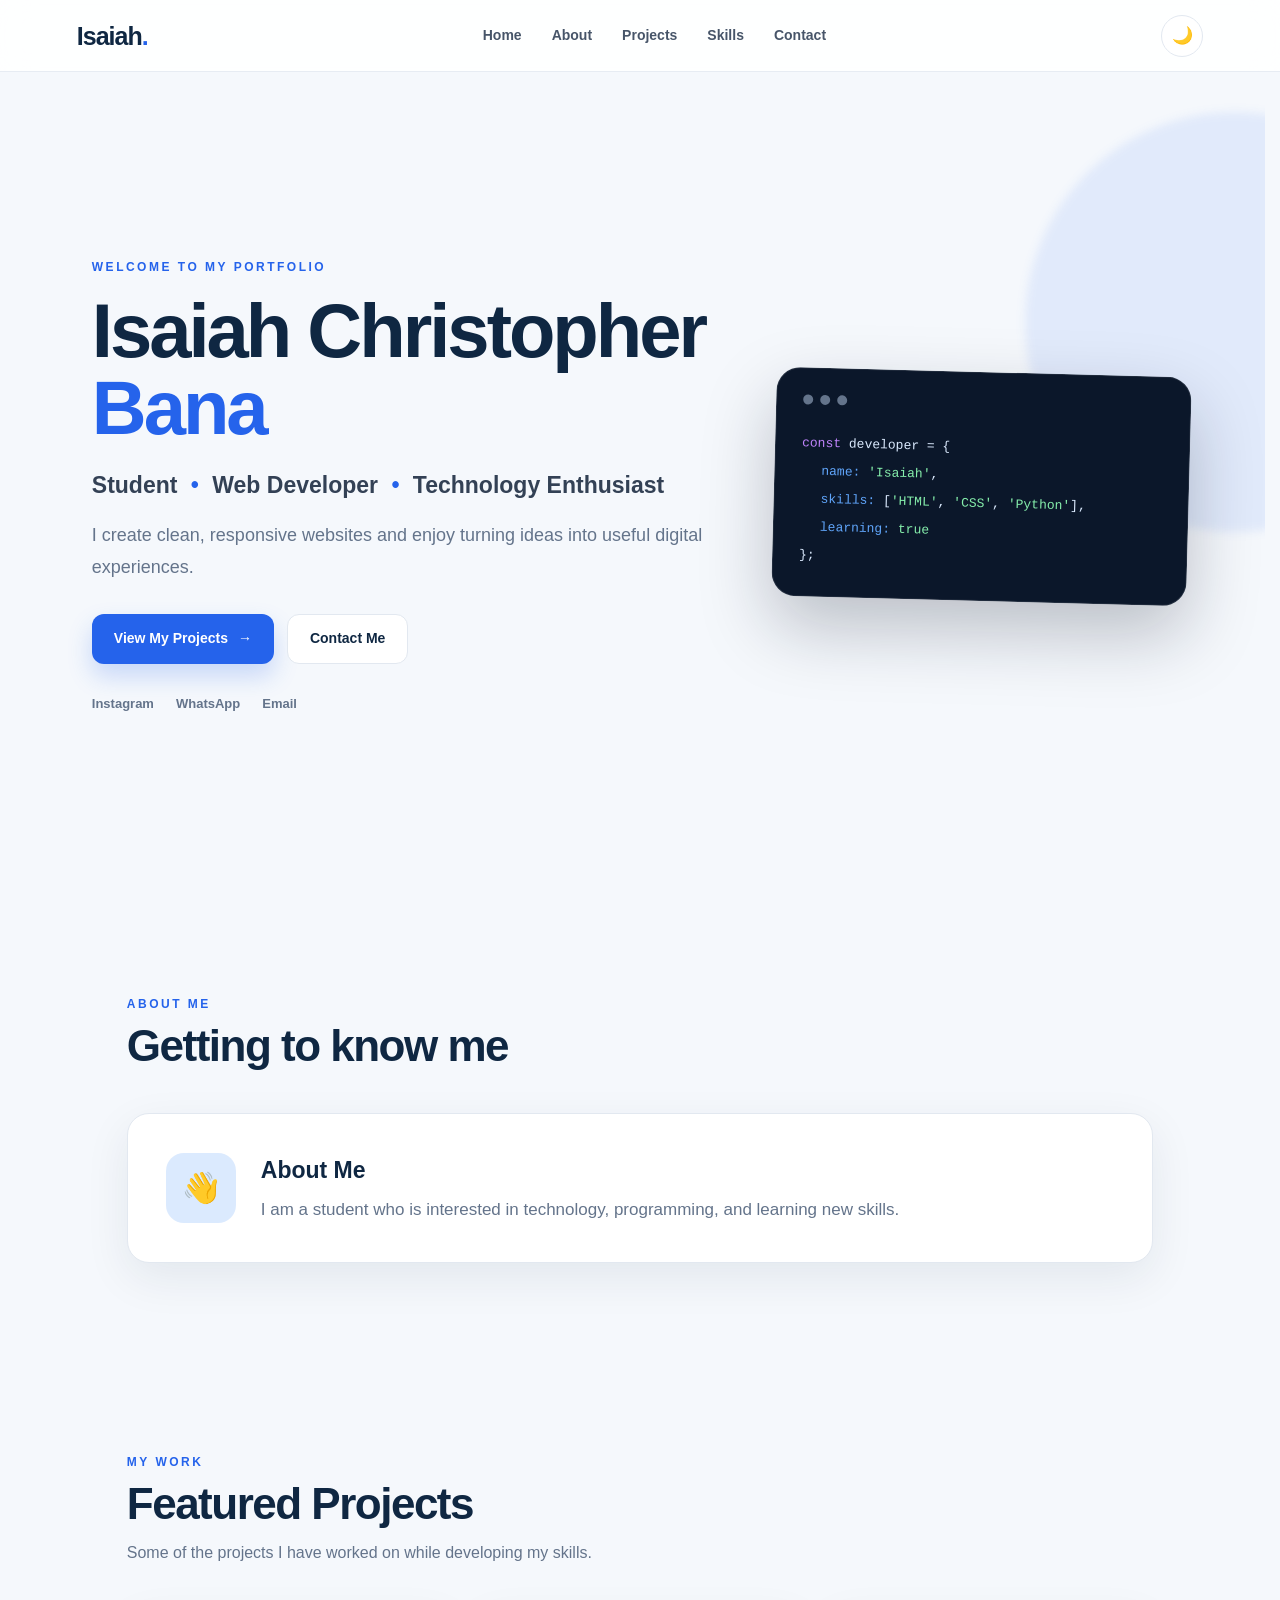
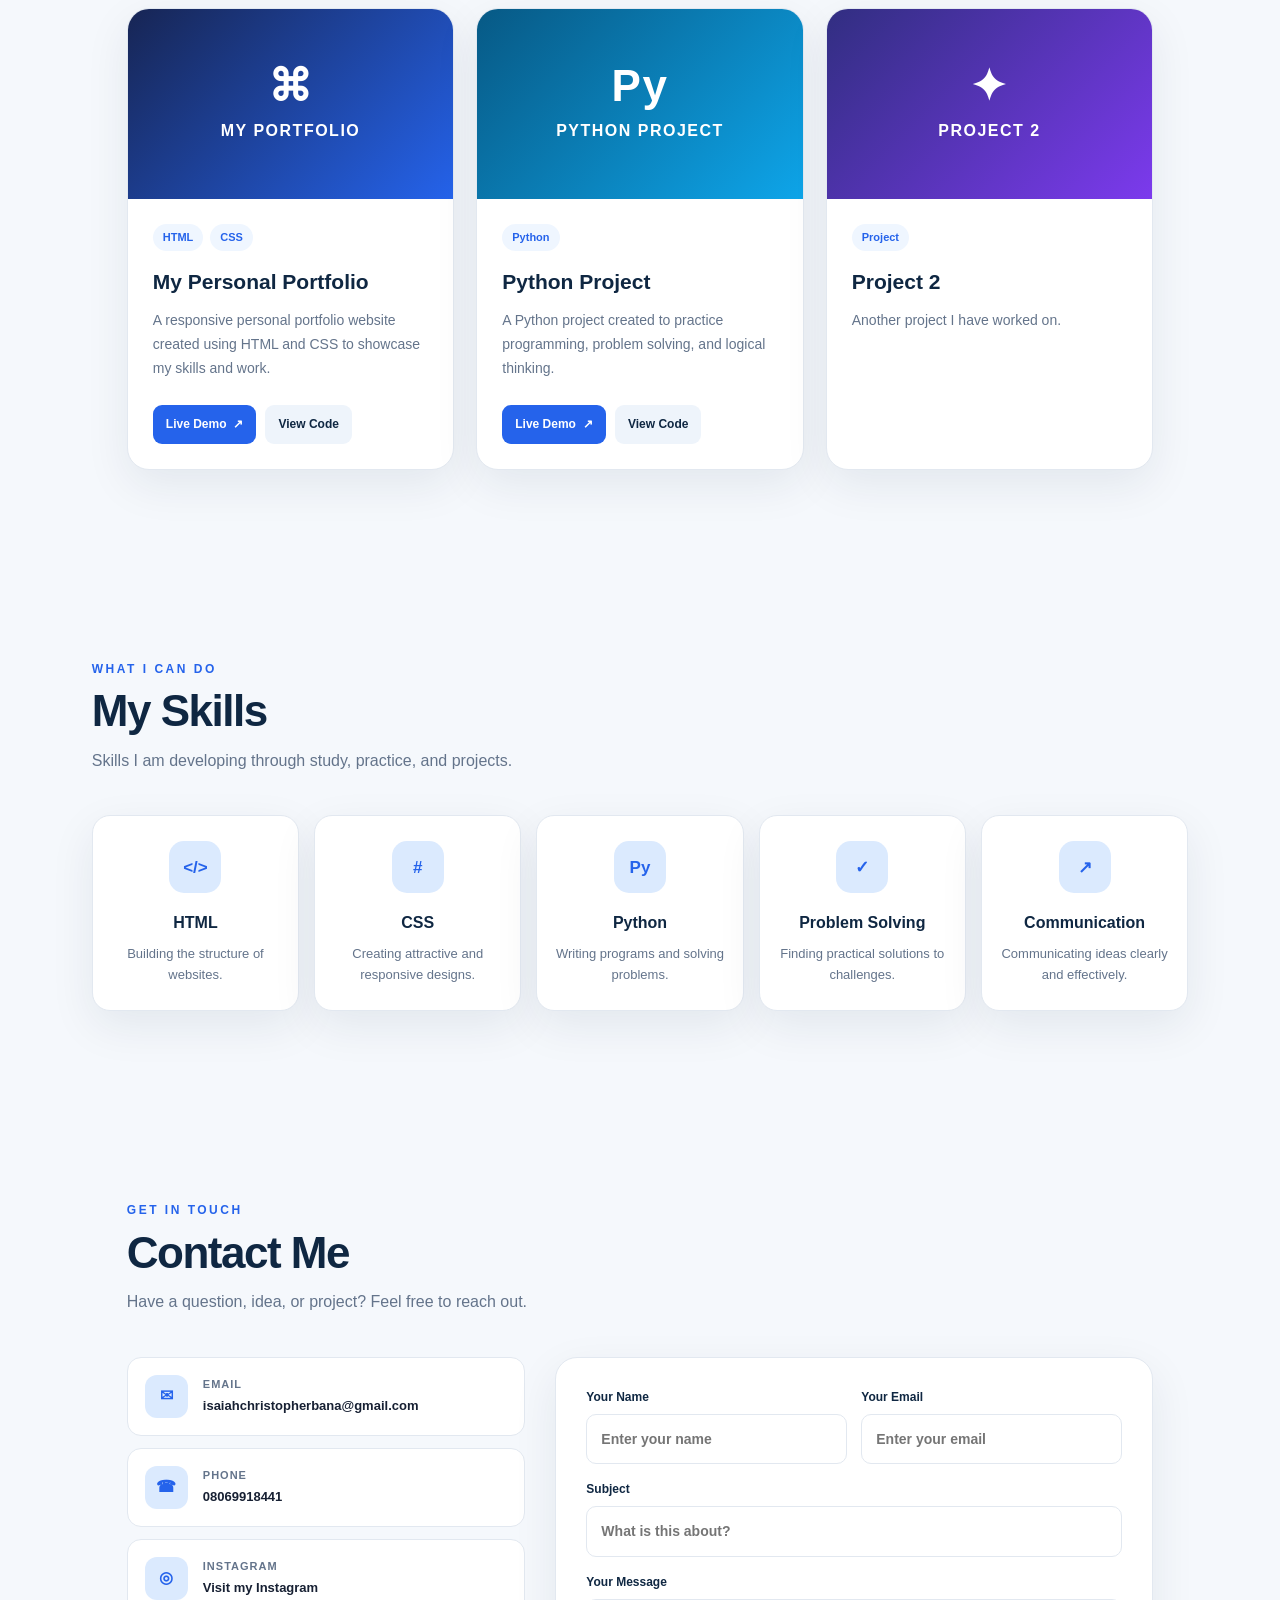
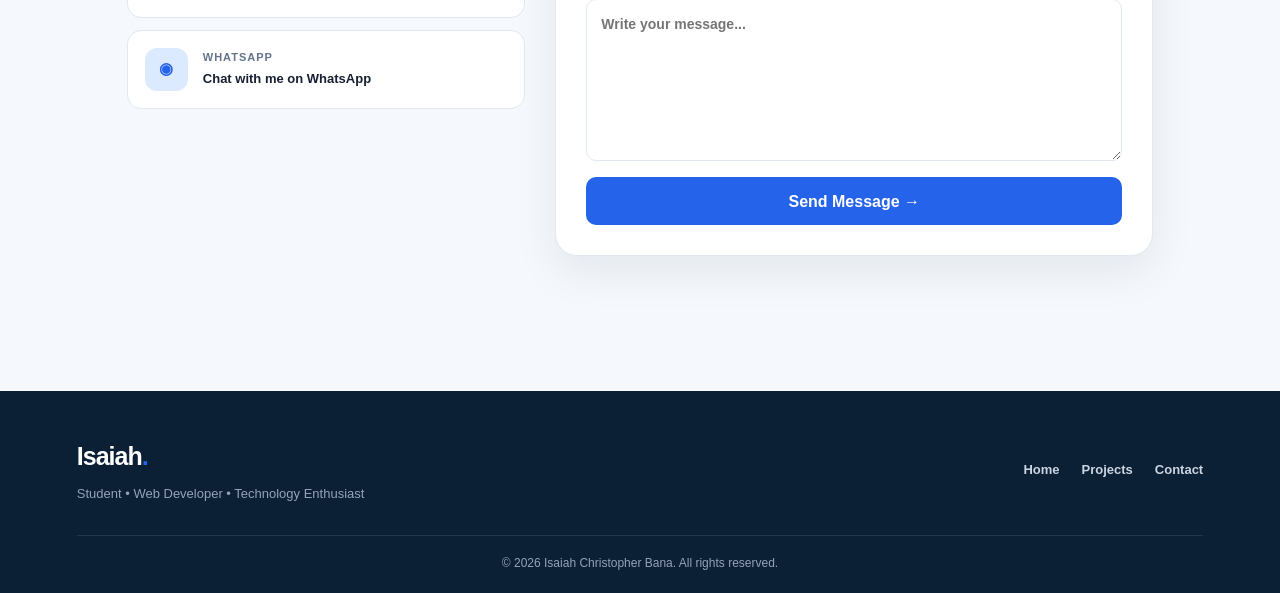
<file: index.html>
<!DOCTYPE html>
<html lang="en">
<head>
    <meta name="google-site-verification" content="gd5CAsWA_Gr_1k87NovwnO54SfRkSenTA37gKkq0vmY" />
    <meta charset="UTF-8">
    <meta name="viewport" content="width=device-width, initial-scale=1.0">
    <meta name="description" content="Personal portfolio of Isaiah Christopher Bana, a student interested in technology, web development and Python programming.">
    <title>Isaiah Christopher Bana | Portfolio</title>
    <link rel="stylesheet" href="style.css">
</head>

<body>
    <!-- Navigation -->
    <nav class="navbar">
        <a href="#home" class="logo">Isaiah<span>.</span></a>

        <div class="nav-links">
            <a href="#home">Home</a>
            <a href="#about">About</a>
            <a href="#projects">Projects</a>
            <a href="#skills">Skills</a>
            <a href="#contact">Contact</a>
        </div>

        <button class="theme-toggle" id="themeToggle" aria-label="Toggle dark mode" type="button">
            <span id="themeIcon">🌙</span>
        </button>
    </nav>

    <main>
        <!-- Hero -->
        <header id="home" class="hero">
            <div class="hero-content">
                <p class="eyebrow">WELCOME TO MY PORTFOLIO</p>
                <h1>Isaiah Christopher <span>Bana</span></h1>
                <p class="hero-role">Student <span>•</span> Web Developer <span>•</span> Technology Enthusiast</p>
                <p class="hero-description">
                    I create clean, responsive websites and enjoy turning ideas into useful digital experiences.
                </p>

                <div class="hero-actions">
                    <a href="#projects" class="btn btn-primary">View My Projects <span>→</span></a>
                    <a href="#contact" class="btn btn-secondary">Contact Me</a>
                </div>

                <div class="hero-socials">
                    <a href="https://www.instagram.com/teddy_funds01?stkn=MTFsMmhqcXlrMzc0ZA==" target="_blank" rel="noopener noreferrer">Instagram</a>
                    <a href="https://wa.me/2348069918441" target="_blank" rel="noopener noreferrer">WhatsApp</a>
                    <a href="mailto:isaiahchristopherbana@gmail.com">Email</a>
                </div>
            </div>

            <div class="hero-card" aria-hidden="true">
                <div class="code-window">
                    <div class="window-dots"><i></i><i></i><i></i></div>
                    <div class="code-line"><span class="code-purple">const</span> developer = {</div>
                    <div class="code-line indent"><span class="code-blue">name:</span> <span class="code-green">'Isaiah'</span>,</div>
                    <div class="code-line indent"><span class="code-blue">skills:</span> [<span class="code-green">'HTML'</span>, <span class="code-green">'CSS'</span>, <span class="code-green">'Python'</span>],</div>
                    <div class="code-line indent"><span class="code-blue">learning:</span> <span class="code-green">true</span></div>
                    <div class="code-line">};</div>
                </div>
            </div>
        </header>

        <!-- About -->
        <section id="about" class="section about-section">
            <div class="section-heading">
                <p class="section-label">ABOUT ME</p>
                <h2>Getting to know me</h2>
            </div>

            <div class="about-card">
                <div class="about-icon">👋</div>
                <div>
                    <h3>About Me</h3>
                    <p>
                        I am a student who is interested in technology,
                        programming, and learning new skills.
                    </p>
                </div>
            </div>
        </section>

        <!-- Projects -->
        <section id="projects" class="section">
            <div class="section-heading">
                <p class="section-label">MY WORK</p>
                <h2>Featured Projects</h2>
                <p>Some of the projects I have worked on while developing my skills.</p>
            </div>

            <div class="project-grid">
                <article class="project-card">
                    <div class="project-visual portfolio-visual">
                        <span class="visual-icon">⌘</span>
                        <span>MY PORTFOLIO</span>
                    </div>

                    <div class="project-content">
                        <div class="project-tags">
                            <span>HTML</span>
                            <span>CSS</span>
                        </div>
                        <h3>My Personal Portfolio</h3>
                        <p>
                            A responsive personal portfolio website created using HTML and CSS
                            to showcase my skills and work.
                        </p>
                        <div class="project-actions">
                            <a href="index.html" class="project-button primary">Live Demo <span>↗</span></a>
                            <a href="https://github.com/Isaiah295/my-portfolio" class="project-button secondary" target="_blank" rel="noopener noreferrer">View Code</a>
                        </div>
                    </div>
                </article>

                <article class="project-card">
                    <div class="project-visual python-visual">
                        <span class="visual-icon">Py</span>
                        <span>PYTHON PROJECT</span>
                    </div>

                    <div class="project-content">
                        <div class="project-tags">
                            <span>Python</span>
                        </div>
                        <h3>Python Project</h3>
                        <p>
                            A Python project created to practice programming,
                            problem solving, and logical thinking.
                        </p>
                        <div class="project-actions">
                            <a href="#" class="project-button primary">Live Demo <span>↗</span></a>
                            <a href="https://github.com/Isaiah295/my-portfolio" class="project-button secondary" target="_blank" rel="noopener noreferrer">View Code</a>
                        </div>
                    </div>
                </article>

                <article class="project-card">
                    <div class="project-visual project2-visual">
                        <span class="visual-icon">✦</span>
                        <span>PROJECT 2</span>
                    </div>

                    <div class="project-content">
                        <div class="project-tags">
                            <span>Project</span>
                        </div>
                        <h3>Project 2</h3>
                        <p>Another project I have worked on.</p>
                    </div>
                </article>
            </div>
        </section>

        <!-- Skills -->
        <section id="skills" class="section skills-section">
            <div class="section-heading">
                <p class="section-label">WHAT I CAN DO</p>
                <h2>My Skills</h2>
                <p>Skills I am developing through study, practice, and projects.</p>
            </div>

            <div class="skill-grid">
                <article class="skill-card">
                    <div class="skill-icon">&lt;/&gt;</div>
                    <h3>HTML</h3>
                    <p>Building the structure of websites.</p>
                </article>

                <article class="skill-card">
                    <div class="skill-icon">#</div>
                    <h3>CSS</h3>
                    <p>Creating attractive and responsive designs.</p>
                </article>

                <article class="skill-card">
                    <div class="skill-icon">Py</div>
                    <h3>Python</h3>
                    <p>Writing programs and solving problems.</p>
                </article>

                <article class="skill-card">
                    <div class="skill-icon">✓</div>
                    <h3>Problem Solving</h3>
                    <p>Finding practical solutions to challenges.</p>
                </article>

                <article class="skill-card">
                    <div class="skill-icon">↗</div>
                    <h3>Communication</h3>
                    <p>Communicating ideas clearly and effectively.</p>
                </article>
            </div>
        </section>

        <!-- Contact -->
        <section id="contact" class="section contact-section">
            <div class="section-heading">
                <p class="section-label">GET IN TOUCH</p>
                <h2>Contact Me</h2>
                <p>Have a question, idea, or project? Feel free to reach out.</p>
            </div>

            <div class="contact-grid">
                <div class="contact-info">
                    <a class="contact-item" href="mailto:isaiahchristopherbana@gmail.com">
                        <span class="contact-icon">✉</span>
                        <span>
                            <small>Email</small>
                            isaiahchristopherbana@gmail.com
                        </span>
                    </a>

                    <a class="contact-item" href="tel:08069918441">
                        <span class="contact-icon">☎</span>
                        <span>
                            <small>Phone</small>
                            08069918441
                        </span>
                    </a>

                    <a class="contact-item" href="https://www.instagram.com/teddy_funds01?stkn=MTFsMmhqcXlrMzc0ZA==" target="_blank" rel="noopener noreferrer">
                        <span class="contact-icon">◎</span>
                        <span>
                            <small>Instagram</small>
                            Visit my Instagram
                        </span>
                    </a>

                    <a class="contact-item whatsapp" href="https://wa.me/2348069918441" target="_blank" rel="noopener noreferrer">
                        <span class="contact-icon">◉</span>
                        <span>
                            <small>WhatsApp</small>
                            Chat with me on WhatsApp
                        </span>
                    </a>
                </div>

                <form class="contact-form" action="https://formspree.io/f/mjykyvpa" method="POST">
                    <div class="form-row">
                        <label>
                            Your Name
                            <input type="text" name="name" placeholder="Enter your name" required>
                        </label>

                        <label>
                            Your Email
                            <input type="email" name="email" placeholder="Enter your email" required>
                        </label>
                    </div>

                    <label>
                        Subject
                        <input type="text" name="subject" placeholder="What is this about?" required>
                    </label>

                    <label>
                        Your Message
                        <textarea name="message" placeholder="Write your message..." rows="6" required></textarea>
                    </label>

                    <button type="submit" class="submit-btn">Send Message <span>→</span></button>
                </form>
            </div>
        </section>
    </main>

    <!-- Footer -->
    <footer class="footer">
        <div class="footer-content">
            <div>
                <a href="#home" class="logo footer-logo">Isaiah<span>.</span></a>
                <p>Student • Web Developer • Technology Enthusiast</p>
            </div>

            <div class="footer-links">
                <a href="#home">Home</a>
                <a href="#projects">Projects</a>
                <a href="#contact">Contact</a>
            </div>
        </div>

        <div class="footer-bottom">
            <p>&copy; 2026 Isaiah Christopher Bana. All rights reserved.</p>
        </div>
    </footer>

    <script>
        const themeToggle = document.getElementById("themeToggle");
        const themeIcon = document.getElementById("themeIcon");

        function updateThemeIcon() {
            themeIcon.textContent = document.body.classList.contains("dark-mode") ? "☀️" : "🌙";
        }

        if (localStorage.getItem("theme") === "dark") {
            document.body.classList.add("dark-mode");
        }

        updateThemeIcon();

        themeToggle.addEventListener("click", () => {
            document.body.classList.toggle("dark-mode");
            localStorage.setItem(
                "theme",
                document.body.classList.contains("dark-mode") ? "dark" : "light"
            );
            updateThemeIcon();
        });
    </script>
</body>
</html>
</file>
<file: style.css>
/* =========================================================
   ISAIAH CHRISTOPHER BANA — MODERN PORTFOLIO
   ========================================================= */

:root {
    --primary: #2563eb;
    --primary-dark: #1d4ed8;
    --navy: #0f2742;
    --text: #172033;
    --muted: #64748b;
    --background: #f5f8fc;
    --surface: #ffffff;
    --surface-soft: #eef4fb;
    --border: #e2e8f0;
    --shadow: 0 15px 45px rgba(15, 39, 66, 0.08);
    --shadow-hover: 0 22px 55px rgba(15, 39, 66, 0.14);
    --radius: 22px;
}

* {
    box-sizing: border-box;
    margin: 0;
    padding: 0;
}

html {
    scroll-behavior: smooth;
    scroll-padding-top: 90px;
}

body {
    font-family: Inter, ui-sans-serif, -apple-system, BlinkMacSystemFont, "Segoe UI", Arial, sans-serif;
    background: var(--background);
    color: var(--text);
    line-height: 1.6;
    transition: background-color 0.3s ease, color 0.3s ease;
}

a {
    color: inherit;
}

button,
input,
textarea {
    font: inherit;
}

/* ================= NAVIGATION ================= */

.navbar {
    position: sticky;
    top: 0;
    z-index: 1000;
    width: 100%;
    min-height: 72px;
    padding: 14px 6%;
    display: flex;
    align-items: center;
    justify-content: space-between;
    gap: 24px;
    background: rgba(255, 255, 255, 0.88);
    border-bottom: 1px solid rgba(226, 232, 240, 0.8);
    backdrop-filter: blur(16px);
    -webkit-backdrop-filter: blur(16px);
}

.logo {
    text-decoration: none;
    font-size: 25px;
    font-weight: 850;
    letter-spacing: -1px;
    color: var(--navy);
    white-space: nowrap;
}

.logo span {
    color: var(--primary);
}

.nav-links {
    display: flex;
    align-items: center;
    justify-content: center;
    gap: 30px;
}

.nav-links a {
    position: relative;
    text-decoration: none;
    color: #475569;
    font-size: 14px;
    font-weight: 700;
    transition: color 0.25s ease;
}

.nav-links a::after {
    content: "";
    position: absolute;
    left: 0;
    bottom: -7px;
    width: 0;
    height: 2px;
    border-radius: 10px;
    background: var(--primary);
    transition: width 0.25s ease;
}

.nav-links a:hover {
    color: var(--primary);
}

.nav-links a:hover::after {
    width: 100%;
}

.theme-toggle {
    width: 42px;
    height: 42px;
    border: 1px solid var(--border);
    border-radius: 50%;
    background: var(--surface);
    cursor: pointer;
    display: grid;
    place-items: center;
    font-size: 17px;
    transition: transform 0.25s ease, background 0.25s ease;
}

.theme-toggle:hover {
    transform: rotate(10deg) scale(1.05);
}

/* ================= HERO ================= */

.hero {
    position: relative;
    min-height: calc(100vh - 72px);
    max-width: 1250px;
    margin: 0 auto;
    padding: 90px 6%;
    display: grid;
    grid-template-columns: 1.2fr 0.8fr;
    align-items: center;
    gap: 60px;
    overflow: hidden;
}

.hero::before {
    content: "";
    position: absolute;
    width: 420px;
    height: 420px;
    right: -180px;
    top: 40px;
    background: rgba(37, 99, 235, 0.09);
    border-radius: 50%;
    filter: blur(5px);
    pointer-events: none;
}

.hero-content {
    position: relative;
    z-index: 1;
}

.eyebrow,
.section-label {
    color: var(--primary);
    font-size: 12px;
    font-weight: 850;
    letter-spacing: 2.5px;
}

.hero h1 {
    max-width: 850px;
    margin: 15px 0;
    font-size: clamp(44px, 6vw, 76px);
    line-height: 1.02;
    letter-spacing: -3px;
    color: var(--navy);
}

.hero h1 span {
    color: var(--primary);
}

.hero-role {
    margin: 20px 0 15px;
    color: #334155;
    font-size: clamp(18px, 2.2vw, 23px);
    font-weight: 700;
}

.hero-role span {
    color: var(--primary);
    padding: 0 7px;
}

.hero-description {
    max-width: 650px;
    color: var(--muted);
    font-size: 18px;
    line-height: 1.8;
}

.hero-actions {
    display: flex;
    flex-wrap: wrap;
    gap: 13px;
    margin-top: 30px;
}

.btn {
    display: inline-flex;
    align-items: center;
    justify-content: center;
    gap: 10px;
    min-height: 50px;
    padding: 0 22px;
    border-radius: 12px;
    text-decoration: none;
    font-weight: 800;
    font-size: 14px;
    transition: transform 0.25s ease, box-shadow 0.25s ease, background 0.25s ease;
}

.btn:hover {
    transform: translateY(-3px);
}

.btn-primary {
    color: #fff;
    background: var(--primary);
    box-shadow: 0 12px 25px rgba(37, 99, 235, 0.22);
}

.btn-primary:hover {
    background: var(--primary-dark);
}

.btn-secondary {
    color: var(--navy);
    background: var(--surface);
    border: 1px solid var(--border);
}

.hero-socials {
    display: flex;
    gap: 22px;
    margin-top: 30px;
}

.hero-socials a {
    color: var(--muted);
    text-decoration: none;
    font-size: 13px;
    font-weight: 700;
}

.hero-socials a:hover {
    color: var(--primary);
}

.hero-card {
    position: relative;
    z-index: 1;
}

.code-window {
    padding: 26px;
    border: 1px solid rgba(255, 255, 255, 0.1);
    border-radius: 24px;
    background: #0b172a;
    color: #dbeafe;
    box-shadow: 0 30px 70px rgba(15, 23, 42, 0.25);
    transform: rotate(1.5deg);
}

.window-dots {
    display: flex;
    gap: 7px;
    margin-bottom: 25px;
}

.window-dots i {
    width: 10px;
    height: 10px;
    display: block;
    border-radius: 50%;
    background: #64748b;
}

.code-line {
    font-family: "Courier New", monospace;
    font-size: 13px;
    line-height: 2.15;
    white-space: nowrap;
}

.indent {
    padding-left: 20px;
}

.code-purple {
    color: #c084fc;
}

.code-blue {
    color: #60a5fa;
}

.code-green {
    color: #86efac;
}

/* ================= GENERAL SECTIONS ================= */

.section {
    max-width: 1180px;
    margin: 0 auto;
    padding: 95px 6%;
}

.section-heading {
    max-width: 700px;
    margin-bottom: 42px;
}

.section-heading h2 {
    margin: 8px 0 12px;
    color: var(--navy);
    font-size: clamp(30px, 4vw, 44px);
    line-height: 1.1;
    letter-spacing: -1.5px;
}

.section-heading > p:last-child {
    color: var(--muted);
    font-size: 16px;
}

/* ================= ABOUT ================= */

.about-card {
    display: grid;
    grid-template-columns: auto 1fr;
    gap: 25px;
    align-items: center;
    padding: 38px;
    background: var(--surface);
    border: 1px solid var(--border);
    border-radius: var(--radius);
    box-shadow: var(--shadow);
}

.about-icon {
    width: 70px;
    height: 70px;
    display: grid;
    place-items: center;
    border-radius: 18px;
    background: #dbeafe;
    font-size: 30px;
}

.about-card h3 {
    margin-bottom: 8px;
    color: var(--navy);
    font-size: 23px;
}

.about-card p {
    color: var(--muted);
    font-size: 17px;
}

/* ================= PROJECTS ================= */

.project-grid {
    display: grid;
    grid-template-columns: repeat(3, 1fr);
    gap: 22px;
}

.project-card {
    overflow: hidden;
    background: var(--surface);
    border: 1px solid var(--border);
    border-radius: var(--radius);
    box-shadow: var(--shadow);
    transition: transform 0.3s ease, box-shadow 0.3s ease;
}

.project-card:hover {
    transform: translateY(-8px);
    box-shadow: var(--shadow-hover);
}

.project-visual {
    min-height: 190px;
    padding: 25px;
    display: flex;
    flex-direction: column;
    align-items: center;
    justify-content: center;
    gap: 10px;
    color: #fff;
    font-weight: 850;
    letter-spacing: 1.5px;
}

.portfolio-visual {
    background: linear-gradient(135deg, #172554, #2563eb);
}

.python-visual {
    background: linear-gradient(135deg, #075985, #0ea5e9);
}

.project2-visual {
    background: linear-gradient(135deg, #312e81, #7c3aed);
}

.visual-icon {
    font-size: 44px;
    line-height: 1;
    font-weight: 900;
}

.project-content {
    padding: 25px;
}

.project-tags {
    display: flex;
    flex-wrap: wrap;
    gap: 7px;
    margin-bottom: 14px;
}

.project-tags span {
    padding: 5px 10px;
    border-radius: 999px;
    background: #eff6ff;
    color: var(--primary);
    font-size: 11px;
    font-weight: 800;
}

.project-content h3 {
    margin-bottom: 10px;
    color: var(--navy);
    font-size: 21px;
}

.project-content p {
    min-height: 78px;
    color: var(--muted);
    font-size: 14px;
    line-height: 1.7;
}

.project-actions {
    display: flex;
    flex-wrap: wrap;
    gap: 9px;
    margin-top: 18px;
}

.project-button {
    display: inline-flex;
    align-items: center;
    gap: 7px;
    padding: 10px 13px;
    border-radius: 9px;
    text-decoration: none;
    font-size: 12px;
    font-weight: 800;
    transition: transform 0.2s ease, background 0.2s ease;
}

.project-button:hover {
    transform: translateY(-2px);
}

.project-button.primary {
    background: var(--primary);
    color: #fff;
}

.project-button.secondary {
    background: var(--surface-soft);
    color: var(--navy);
}

/* ================= SKILLS ================= */

.skills-section {
    max-width: 1250px;
}

.skill-grid {
    display: grid;
    grid-template-columns: repeat(5, 1fr);
    gap: 15px;
}

.skill-card {
    padding: 25px 18px;
    text-align: center;
    background: var(--surface);
    border: 1px solid var(--border);
    border-radius: 18px;
    box-shadow: var(--shadow);
    transition: transform 0.25s ease, border-color 0.25s ease;
}

.skill-card:hover {
    transform: translateY(-6px);
    border-color: #bfdbfe;
}

.skill-icon {
    width: 52px;
    height: 52px;
    margin: 0 auto 17px;
    display: grid;
    place-items: center;
    border-radius: 15px;
    background: #dbeafe;
    color: var(--primary);
    font-weight: 900;
    font-size: 17px;
}

.skill-card h3 {
    margin-bottom: 8px;
    color: var(--navy);
    font-size: 16px;
}

.skill-card p {
    color: var(--muted);
    font-size: 13px;
    line-height: 1.6;
}

/* ================= CONTACT ================= */

.contact-section {
    max-width: 1180px;
}

.contact-grid {
    display: grid;
    grid-template-columns: 0.8fr 1.2fr;
    gap: 30px;
    align-items: start;
}

.contact-info {
    display: grid;
    gap: 12px;
}

.contact-item {
    display: flex;
    align-items: center;
    gap: 15px;
    padding: 17px;
    color: var(--text);
    text-decoration: none;
    background: var(--surface);
    border: 1px solid var(--border);
    border-radius: 14px;
    transition: transform 0.25s ease, border-color 0.25s ease;
}

.contact-item:hover {
    transform: translateX(4px);
    border-color: #bfdbfe;
}

.contact-icon {
    width: 43px;
    height: 43px;
    flex: 0 0 43px;
    display: grid;
    place-items: center;
    border-radius: 12px;
    background: #dbeafe;
    color: var(--primary);
    font-weight: 900;
}

.contact-item small {
    display: block;
    margin-bottom: 2px;
    color: var(--muted);
    font-size: 11px;
    font-weight: 800;
    text-transform: uppercase;
    letter-spacing: 1px;
}

.contact-item span:last-child {
    overflow-wrap: anywhere;
    font-size: 13px;
    font-weight: 700;
}

.contact-form {
    padding: 30px;
    background: var(--surface);
    border: 1px solid var(--border);
    border-radius: var(--radius);
    box-shadow: var(--shadow);
}

.contact-form label {
    display: block;
    margin-bottom: 16px;
    color: var(--navy);
    font-size: 12px;
    font-weight: 800;
}

.form-row {
    display: grid;
    grid-template-columns: 1fr 1fr;
    gap: 14px;
}

.contact-form input,
.contact-form textarea {
    display: block;
    width: 100%;
    margin-top: 7px;
    padding: 13px 14px;
    border: 1px solid var(--border);
    border-radius: 10px;
    outline: none;
    background: var(--surface);
    color: var(--text);
    font-size: 14px;
    transition: border-color 0.2s ease, box-shadow 0.2s ease;
}

.contact-form input:focus,
.contact-form textarea:focus {
    border-color: var(--primary);
    box-shadow: 0 0 0 3px rgba(37, 99, 235, 0.12);
}

.contact-form textarea {
    min-height: 140px;
    resize: vertical;
}

.submit-btn {
    width: 100%;
    min-height: 48px;
    border: 0;
    border-radius: 10px;
    background: var(--primary);
    color: #fff;
    cursor: pointer;
    font-weight: 800;
    transition: transform 0.25s ease, background 0.25s ease;
}

.submit-btn:hover {
    background: var(--primary-dark);
    transform: translateY(-2px);
}

/* ================= FOOTER ================= */

.footer {
    margin-top: 40px;
    padding: 45px 6% 20px;
    background: #0b1f35;
    color: #cbd5e1;
}

.footer-content {
    max-width: 1180px;
    margin: 0 auto;
    display: flex;
    justify-content: space-between;
    align-items: center;
    gap: 25px;
}

.footer-logo {
    display: inline-block;
    margin-bottom: 8px;
    color: #fff;
}

.footer-content p {
    font-size: 13px;
    color: #94a3b8;
}

.footer-links {
    display: flex;
    gap: 22px;
}

.footer-links a {
    color: #cbd5e1;
    text-decoration: none;
    font-size: 13px;
    font-weight: 700;
}

.footer-links a:hover {
    color: #fff;
}

.footer-bottom {
    max-width: 1180px;
    margin: 30px auto 0;
    padding-top: 18px;
    border-top: 1px solid rgba(148, 163, 184, 0.18);
    text-align: center;
}

.footer-bottom p {
    color: #94a3b8;
    font-size: 12px;
}

/* ================= DARK MODE ================= */

body.dark-mode {
    --text: #e5e7eb;
    --muted: #94a3b8;
    --background: #07111f;
    --surface: #0d1b2a;
    --surface-soft: #13263b;
    --border: #20364d;
    --navy: #f1f5f9;
    --shadow: 0 15px 45px rgba(0, 0, 0, 0.22);
    --shadow-hover: 0 22px 55px rgba(0, 0, 0, 0.32);
}

body.dark-mode .navbar {
    background: rgba(7, 17, 31, 0.88);
    border-color: var(--border);
}

body.dark-mode .nav-links a {
    color: #cbd5e1;
}

body.dark-mode .theme-toggle {
    background: var(--surface);
    border-color: var(--border);
}

body.dark-mode .hero {
    background: radial-gradient(circle at top right, rgba(37, 99, 235, 0.16), transparent 35%);
}

body.dark-mode .btn-secondary {
    background: var(--surface);
    color: #e2e8f0;
    border-color: var(--border);
}

body.dark-mode .about-icon,
body.dark-mode .skill-icon {
    background: #172f4b;
}

body.dark-mode .project-tags span {
    background: #172f4b;
}

body.dark-mode .project-button.secondary {
    background: var(--surface-soft);
    color: #e2e8f0;
}

body.dark-mode .contact-form input,
body.dark-mode .contact-form textarea {
    background: #091727;
    border-color: var(--border);
}

body.dark-mode .footer {
    background: #040b14;
}

/* ================= RESPONSIVE ================= */

@media (max-width: 950px) {
    .hero {
        grid-template-columns: 1fr;
        min-height: auto;
        padding-top: 75px;
        padding-bottom: 75px;
    }

    .hero-card {
        max-width: 650px;
        width: 100%;
    }

    .project-grid {
        grid-template-columns: repeat(2, 1fr);
    }

    .skill-grid {
        grid-template-columns: repeat(3, 1fr);
    }

    .contact-grid {
        grid-template-columns: 1fr;
    }
}

@media (max-width: 700px) {
    .navbar {
        padding: 12px 5%;
        gap: 12px;
    }

    .logo {
        font-size: 21px;
    }

    .nav-links {
        order: 3;
        width: 100%;
        justify-content: flex-start;
        gap: 22px;
        overflow-x: auto;
        scrollbar-width: none;
        padding: 3px 0 5px;
    }

    .nav-links::-webkit-scrollbar {
        display: none;
    }

    .navbar {
        flex-wrap: wrap;
    }

    .nav-links a {
        flex: 0 0 auto;
        font-size: 12px;
    }

    .theme-toggle {
        margin-left: auto;
    }

    .hero {
        padding: 60px 6%;
        gap: 40px;
    }

    .hero h1 {
        font-size: clamp(40px, 12vw, 58px);
        letter-spacing: -2px;
    }

    .hero-role {
        font-size: 17px;
    }

    .hero-description {
        font-size: 16px;
    }

    .hero-socials {
        gap: 15px;
    }

    .code-window {
        transform: none;
        padding: 20px;
    }

    .code-line {
        font-size: 10px;
    }

    .section {
        padding: 70px 6%;
    }

    .about-card {
        grid-template-columns: 1fr;
        padding: 27px;
    }

    .project-grid {
        grid-template-columns: 1fr;
    }

    .project-content p {
        min-height: auto;
    }

    .skill-grid {
        grid-template-columns: repeat(2, 1fr);
    }

    .form-row {
        grid-template-columns: 1fr;
        gap: 0;
    }

    .contact-form {
        padding: 22px;
    }

    .footer-content {
        flex-direction: column;
        align-items: flex-start;
    }

    .footer-links {
        flex-wrap: wrap;
    }
}

@media (max-width: 420px) {
    .skill-grid {
        grid-template-columns: 1fr;
    }

    .hero-actions {
        flex-direction: column;
    }

    .btn {
        width: 100%;
    }
}
</file>
